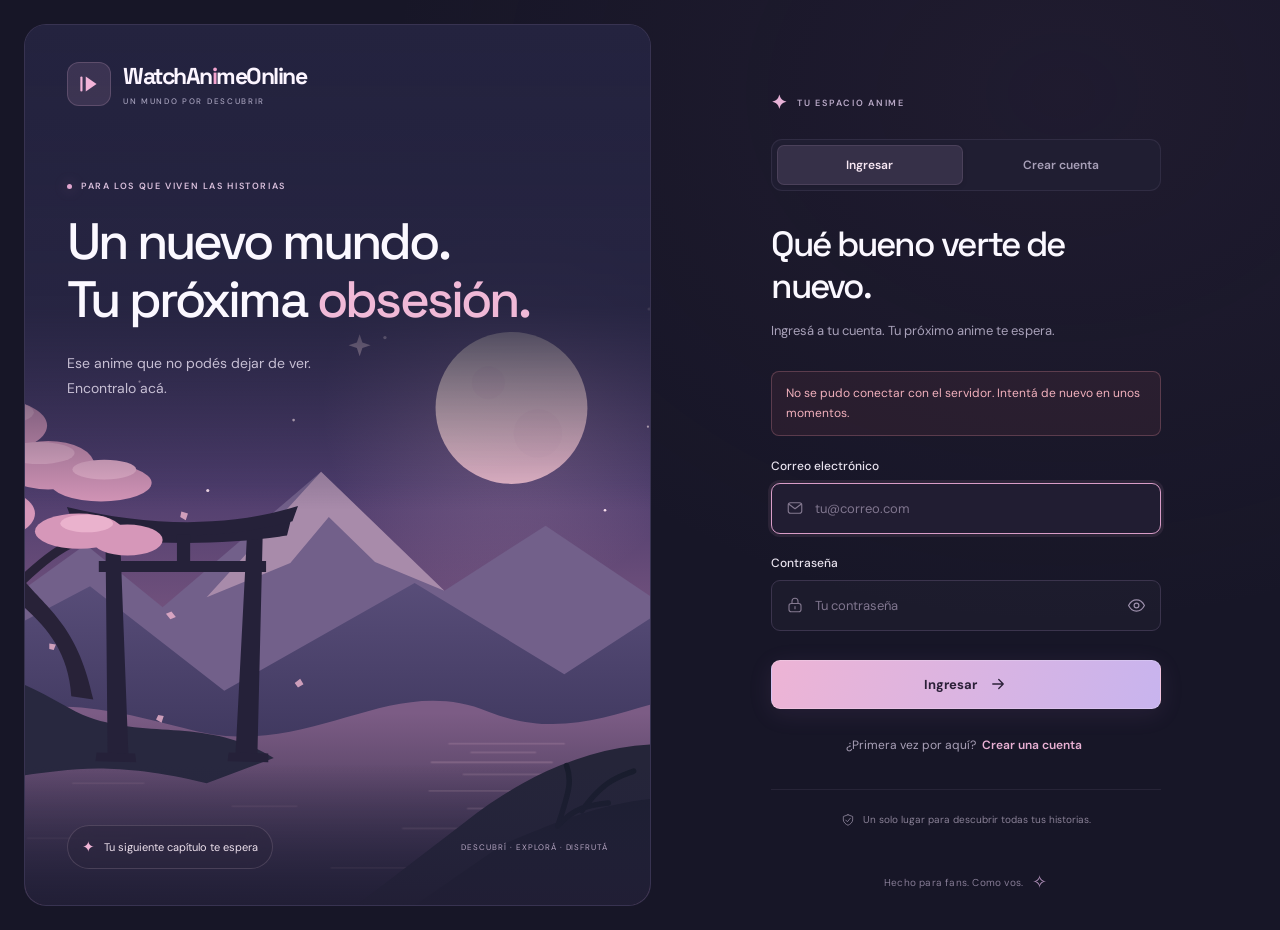
<file: FrontEnd/index.html>
<!doctype html>
<html lang="es">
<head>
  <meta charset="UTF-8">
  <meta name="viewport" content="width=device-width, initial-scale=1">
  <title>Anime Atlas | Streaming discovery</title>
  <link rel="preconnect" href="https://fonts.googleapis.com">
  <link rel="preconnect" href="https://fonts.gstatic.com" crossorigin>
  <link href="https://fonts.googleapis.com/css2?family=DM+Sans:wght@400;500;600;700&family=Space+Grotesk:wght@500;600;700&display=swap" rel="stylesheet">
  <link rel="stylesheet" href="assets/css/styles.css">
  <link rel="stylesheet" href="assets/css/auth.css">
  <script src="assets/js/auth.js" defer></script>
  <script src="assets/js/app.js" defer></script>
</head>
<body>
  <main class="auth-view" id="authView" aria-label="Acceso a WatchAnimeOnline">
    <section class="auth-story" aria-labelledby="storyTitle">
      <a class="auth-brand" href="#" aria-label="WatchAnimeOnline, inicio">
        <span class="auth-brand-mark" aria-hidden="true"><svg viewBox="0 0 24 24" fill="none"><path d="m9 5 10 7-10 7V5Z" fill="currentColor"/><path d="M5 6v12" stroke="currentColor" stroke-width="2" stroke-linecap="round"/></svg></span>
        <span>WatchAn<span class="auth-brand-accent">i</span>meOnline<span class="auth-brand-caption">UN MUNDO POR DESCUBRIR</span></span>
      </a>
      <div class="auth-story-copy">
        <p class="auth-eyebrow"><span></span> PARA LOS QUE VIVEN LAS HISTORIAS</p>
        <h1 id="storyTitle">Un nuevo mundo.<br>Tu próxima <em>obsesión.</em></h1>
        <p>Ese anime que no podés dejar de ver.<br>Encontralo acá.</p>
      </div>
      <svg class="auth-landscape" viewBox="0 0 720 800" preserveAspectRatio="xMidYMid slice" fill="none" xmlns="http://www.w3.org/2000/svg" aria-hidden="true">
        <defs>
          <linearGradient id="authSky" x1="360" y1="0" x2="360" y2="800" gradientUnits="userSpaceOnUse"><stop stop-color="#24233f"/><stop offset=".52" stop-color="#4e3d6d"/><stop offset="1" stop-color="#c17fa1"/></linearGradient>
          <linearGradient id="authMountain" x1="410" y1="430" x2="410" y2="740" gradientUnits="userSpaceOnUse"><stop stop-color="#655886"/><stop offset="1" stop-color="#312c50"/></linearGradient>
          <linearGradient id="authWater" x1="360" y1="625" x2="360" y2="800" gradientUnits="userSpaceOnUse"><stop stop-color="#7c5c85"/><stop offset="1" stop-color="#29263f"/></linearGradient>
          <linearGradient id="authMoon" x1="520" y1="235" x2="550" y2="395" gradientUnits="userSpaceOnUse"><stop stop-color="#fff4df"/><stop offset="1" stop-color="#eebdcf"/></linearGradient>
          <radialGradient id="authMoonGlow"><stop stop-color="#e8b6d2" stop-opacity=".27"/><stop offset="1" stop-color="#e8b6d2" stop-opacity="0"/></radialGradient>
          <linearGradient id="authArtShade" x1="0" y1="0" x2="0" y2="800" gradientUnits="userSpaceOnUse"><stop stop-color="#24233f"/><stop offset=".32" stop-color="#24233f" stop-opacity=".9"/><stop offset=".55" stop-color="#24233f" stop-opacity="0"/><stop offset=".84" stop-color="#24233f" stop-opacity="0"/><stop offset="1" stop-color="#211e35" stop-opacity=".9"/></linearGradient>
        </defs>
        <path fill="url(#authSky)" d="M0 0h720v800H0z"/>
        <circle cx="518" cy="348" r="172" fill="url(#authMoonGlow)"/>
        <circle cx="518" cy="348" r="69" fill="url(#authMoon)"/>
        <circle cx="497" cy="325" r="15" fill="#dba9c3" opacity=".15"/>
        <circle cx="542" cy="371" r="22" fill="#dba9c3" opacity=".18"/>
        <g fill="#f9dfed"><circle cx="94" cy="384" r="1.4"/><circle cx="320" cy="359" r="1.2"/><circle cx="403" cy="284" r="1.5"/><circle cx="643" cy="258" r="1.4"/><circle cx="603" cy="441" r="1.2"/><circle cx="242" cy="423" r="1.4"/><circle cx="180" cy="324" r="1"/><circle cx="642" cy="365" r="1"/></g>
        <path d="m380 281 2.5 7.5 7.5 2.5-7.5 2.5-2.5 7.5-2.5-7.5-7.5-2.5 7.5-2.5 2.5-7.5Z" fill="#f7d5e4"/>
        <path d="M0 567 131 472l70 57 144-123 112 108 92-59 171 115v163H0V567Z" fill="#72608a"/>
        <path d="m241 520 104-114 112 108-63-26-42-41-35 42-76 31Z" fill="#d6afc5" opacity=".55"/>
        <path d="m0 581 135-71 122 95 173-98 136 83 154-100v256H0V581Z" fill="url(#authMountain)"/>
        <path d="M0 637c101-31 149-16 229 4 108 27 177-54 268-17 90 35 147-23 223-17v193H0V637Z" fill="url(#authWater)"/>
        <g stroke="#ecc2cf" stroke-linecap="round" opacity=".3"><path d="M461 653h105M481 661h59M445 670h110M474 681h98M443 696h103M478 712h68M419 730h133M469 747h106M354 766h122"/><path d="M65 674h125M119 689h65M264 710h59M78 739h94" opacity=".6"/></g>
        <path d="M0 588c58-11 105 31 134 41 56 20 107 0 168 37l-61 23c-93-22-129-11-168-7L0 703V588Z" fill="#28283f"/>
        <path d="M720 662c-90-25-175 7-245 63l-98 75h343V662Z" fill="#252539"/>
        <path d="M720 704c-98-12-158 20-209 40l-81 56h290v-96Z" fill="#1c1e30"/>
        <g fill="#252139">
          <path d="m149 459 13-3 8 210-19-3-2-204ZM278 457l14 3-5 208-20-1 11-210Z"/>
          <path d="M119 449c57 11 136 12 199-1l-4 16c-59 9-131 9-190-1l-5-14Z"/>
          <path d="M114 438c75 18 148 19 210-1l-5 14c-64 18-136 16-200 0l-5-13Z"/>
          <path d="M143 487h152v10H143zM214 463h12v30h-12z"/>
          <path d="m141 661 35 1 1 8-37-1 1-8Zm120 0 36 1v8l-37-1 1-8Z"/>
        </g>
        <path d="M0 339c49 40 37 112 60 146 28 43 62 51 78 128l-20-3c-3-48-31-71-57-93C11 474 32 415 0 390v-51Z" fill="#282238"/>
        <path d="M32 427c31-20 79-30 140-7M62 498c-17-36-47-51-62-49m69 60c46-45 61-45 98-45" stroke="#282238" stroke-width="8"/>
        <g fill="#d697b9"><ellipse cx="14" cy="341" rx="43" ry="21"/><ellipse cx="47" cy="364" rx="49" ry="24"/><ellipse cx="19" cy="394" rx="58" ry="23"/><ellipse cx="97" cy="400" rx="42" ry="22"/><ellipse cx="145" cy="416" rx="46" ry="17"/><ellipse cx="38" cy="444" rx="47" ry="24"/><ellipse cx="125" cy="460" rx="40" ry="16"/><ellipse cx="169" cy="468" rx="32" ry="14"/></g>
        <g fill="#eab2cd"><ellipse cx="23" cy="330" rx="29" ry="12"/><ellipse cx="57" cy="352" rx="27" ry="10"/><ellipse cx="89" cy="389" rx="32" ry="10"/><ellipse cx="148" cy="404" rx="29" ry="9"/><ellipse cx="13" cy="431" rx="33" ry="12"/><ellipse cx="132" cy="453" rx="24" ry="8"/></g>
        <g fill="#efb6cf" opacity=".8"><path d="m218 442 6 2-2 6-5-3 1-5Zm-14 93 5-2 4 5-5 2-4-5Zm-106 27 6 1-2 5-4-1v-5Zm223 36 5-4 3 5-5 3-3-4Zm-124 29 5 1-2 6-5-3 2-4Z"/></g>
        <path d="M560 728c15-17 28-19 46-21m-46 21c11-33 13-42 8-55m14 41c20-28 34-31 47-36M663 716c-3-32 6-55 19-70m-14 52c14-17 29-21 41-20" stroke="#181c2c" stroke-width="5" stroke-linecap="round"/>
        <path fill="url(#authArtShade)" d="M0 0h720v800H0z"/>
      </svg>
      <div class="auth-story-footer"><span class="auth-story-tag"><span aria-hidden="true">✦</span> Tu siguiente capítulo te espera</span><span class="auth-art-caption">DESCUBRÍ · EXPLORÁ · DISFRUTÁ</span></div>
    </section>

    <section class="auth-access" aria-labelledby="authTitle">
      <div class="auth-form-wrap">
        <div class="auth-welcome"><span aria-hidden="true">✦</span> TU ESPACIO ANIME</div>
        <div class="auth-mode" role="group" aria-label="Elegir cómo acceder">
          <button class="is-active" type="button" id="loginTab" aria-pressed="true">Ingresar</button>
          <button type="button" id="registerTab" aria-pressed="false">Crear cuenta</button>
        </div>
        <h2 id="authTitle">Qué bueno verte.</h2>
        <p class="auth-subtitle" id="authSubtitle">Ingresá a tu cuenta y encontrá tu próxima historia favorita.</p>
        <noscript><p class="auth-message">Activá JavaScript en tu navegador para crear tu cuenta e ingresar.</p></noscript>
        <form id="authForm" class="auth-form" method="post">
          <div class="auth-message" id="authMessage" role="status" aria-live="polite" hidden></div>
          <fieldset id="authFields">
            <div class="auth-field" id="nameField" hidden>
              <label for="authName">Tu nombre</label>
              <div class="auth-input-wrap"><svg viewBox="0 0 24 24" fill="none" aria-hidden="true"><circle cx="12" cy="8" r="3.5"/><path d="M5 20v-2a7 7 0 0 1 14 0v2"/></svg><input id="authName" name="nombre" placeholder="¿Cómo te llamás?" maxlength="100" autocomplete="name" disabled></div>
            </div>
            <div class="auth-field">
              <label for="authEmail">Correo electrónico</label>
              <div class="auth-input-wrap"><svg viewBox="0 0 24 24" fill="none" aria-hidden="true"><rect x="3" y="5" width="18" height="14" rx="3"/><path d="m4 7 8 6 8-6"/></svg><input id="authEmail" name="email" type="email" placeholder="tu@correo.com" required maxlength="255" autocomplete="username" autocapitalize="none" spellcheck="false"></div>
            </div>
            <div class="auth-field">
              <label for="authPassword">Contraseña</label>
              <div class="auth-input-wrap"><svg viewBox="0 0 24 24" fill="none" aria-hidden="true"><rect x="4" y="10" width="16" height="11" rx="3"/><path d="M8 10V7a4 4 0 0 1 8 0v3M12 14v3"/></svg><input id="authPassword" name="password" type="password" placeholder="Tu contraseña" required maxlength="128" autocomplete="current-password" aria-describedby="passwordHint"><button class="auth-password-toggle" id="togglePassword" type="button" aria-label="Mostrar contraseña" aria-pressed="false"><svg viewBox="0 0 24 24" fill="none" aria-hidden="true"><path d="M2 12s3.6-7 10-7 10 7 10 7-3.6 7-10 7S2 12 2 12Z"/><circle cx="12" cy="12" r="3"/></svg></button></div>
              <p class="auth-field-hint" id="passwordHint" hidden>Usá al menos 8 caracteres.</p>
            </div>
            <div class="auth-field" id="confirmField" hidden>
              <label for="authConfirmPassword">Confirmá tu contraseña</label>
              <div class="auth-input-wrap"><svg viewBox="0 0 24 24" fill="none" aria-hidden="true"><rect x="4" y="10" width="16" height="11" rx="3"/><path d="M8 10V7a4 4 0 0 1 8 0v3m-7 6 2 2 4-4"/></svg><input id="authConfirmPassword" name="password_confirmation" type="password" placeholder="Repetí tu contraseña" maxlength="128" autocomplete="new-password" disabled></div>
            </div>
            <button class="auth-submit" type="submit" id="authSubmit"><span id="authSubmitLabel">Ingresar</span><svg viewBox="0 0 24 24" fill="none" aria-hidden="true"><path d="M5 12h14m-6-6 6 6-6 6"/></svg></button>
          </fieldset>
        </form>
        <p class="auth-switch"><span id="authSwitchPrompt">¿Todavía no tenés cuenta?</span> <button id="authSwitch" type="button">Creá una gratis</button></p>
        <div class="auth-footnote"><svg viewBox="0 0 24 24" fill="none" aria-hidden="true"><path d="m12 3 8 3v6c0 4-5 8-8 9-3-1-8-5-8-9V6l8-3Z"/><path d="m8 12 3 3 5-6"/></svg><span>Un solo lugar para descubrir todas tus historias.</span></div>
      </div>
      <p class="auth-access-footer">Hecho para fans. Como vos. <span aria-hidden="true">✧</span></p>
    </section>
  </main>
  <div class="page" id="appPage" hidden inert>
    <header class="topbar">
      <div class="brand">WatchAn<span>i</span>meOnline</div>
      <form class="search" id="searchForm">
        <input id="searchInput" placeholder="Buscar anime..." aria-label="Buscar anime">
        <button type="submit" aria-label="Buscar">⌕</button>
      </form>
      <div class="api-status"><span class="status-dot" id="apiStatusDot"></span><span id="apiStatus">Conectando API...</span></div>
      <div class="account-menu">
        <span class="account-avatar" id="userAvatar" aria-hidden="true">A</span>
        <span class="account-name" id="userName"></span>
        <button class="account-logout" id="logoutButton" type="button" aria-label="Cerrar sesión"><svg viewBox="0 0 24 24" fill="none" aria-hidden="true"><path d="M10 4H5a2 2 0 0 0-2 2v12a2 2 0 0 0 2 2h5m5-13 5 5-5 5m-7-5h12"/></svg><span>Salir</span></button>
      </div>
    </header>

    <section class="hero">
      <div class="hero-image" id="heroImage"></div>
      <div class="hero-content">
        <div class="hero-kicker">Presentación destacada</div>
        <h1 id="heroTitle">Cargando tu próxima historia</h1>
        <div class="hero-meta"><span id="heroYear">Anime Atlas</span><i></i><span id="heroType">Descubrí nuevas historias</span><i></i><b id="heroScore">★ 8.8</b></div>
        <p class="hero-copy" id="heroCopy">Descubrí títulos populares, novedades y recomendaciones conectadas con tu backend.</p>
        <div class="actions"><button class="watch" id="watchButton">▶ Ver ahora</button><button class="detail" id="heroDetail">Detalle ›</button></div>
      </div>
      <div class="slide-controls"><button id="previousSlide" aria-label="Anterior">‹</button><button id="nextSlide" aria-label="Siguiente">›</button></div>
    </section>
    <main class="content">
      <div class="section-heading"><h2>Trending</h2><span id="catalogStatus">Actualizado desde tu API</span></div>
      <div class="tabs"><button class="tab active" data-catalog="top">Tendencias</button><button class="tab" data-catalog="season">Temporada actual</button><button class="tab" data-catalog="search">Resultados</button></div>
      <div class="rail" id="animeRail"><div class="state">Cargando títulos...</div></div>
      <div class="lower-grid">
        <section class="info-panel recommendations-panel"><h3>Recomendado por la comunidad</h3><div class="recommend-controls"><label for="recommendLimit">Cantidad</label><select id="recommendLimit"><option value="5">5</option><option value="10" selected>10</option><option value="20">20</option><option value="30">30</option></select><button class="recommend-action" id="recommendForm" type="button">Generar recomendaciones</button></div><div class="result-list" id="recommendationResults"><span>Generá una lista basada en los gustos aprendidos.</span></div></section>
      </div>
    </main>
    <footer class="footer">Anime Atlas · Flask API · Jikan · SQL Server · Spark ALS</footer>
  </div>
  <div class="toast" id="toast" role="status"></div>
</body>
</html>
</file>
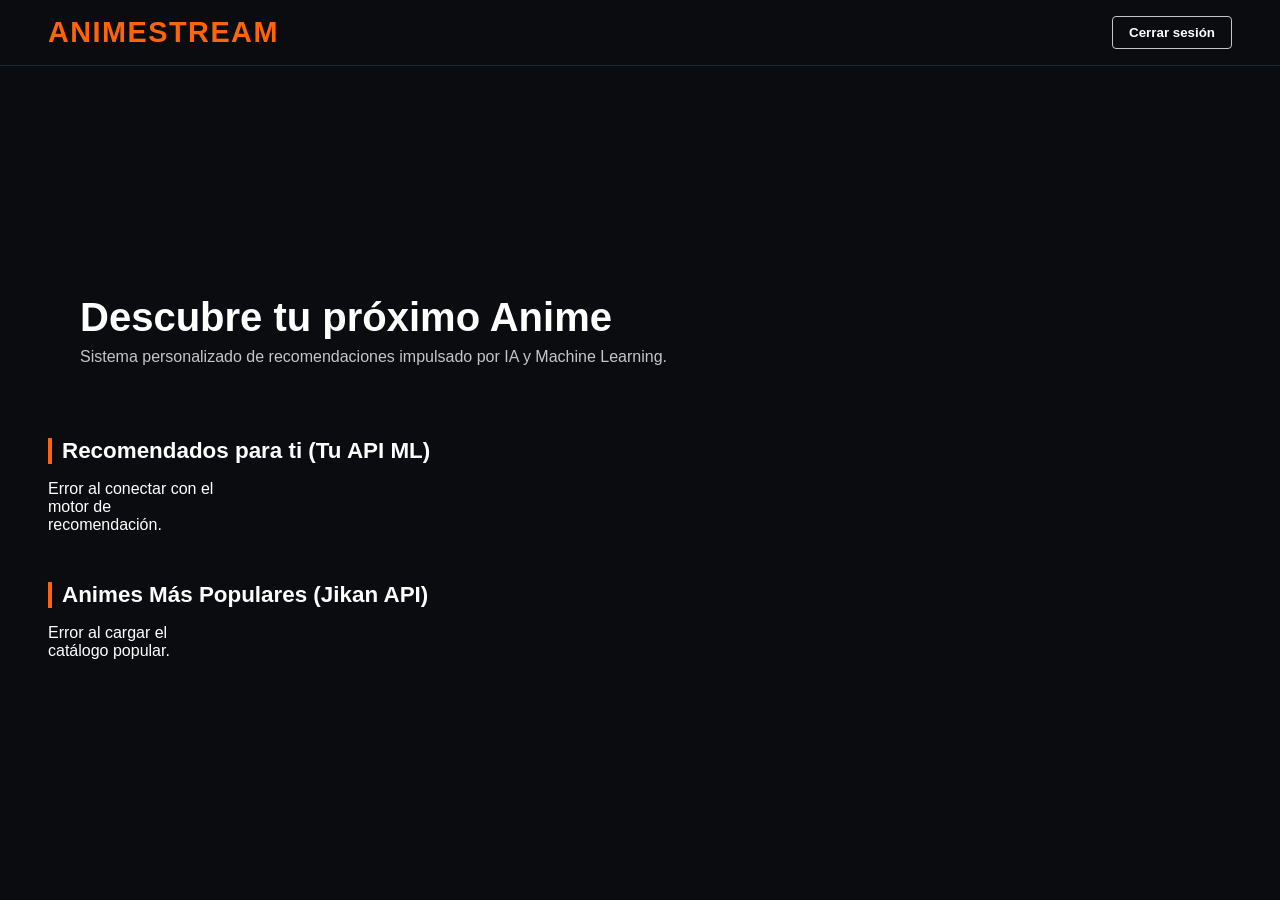
<file: FrontEnd/Home.html>
<!DOCTYPE html>
<html lang="es">
<head>
  <meta charset="UTF-8">
  <meta name="viewport" content="width=device-width, initial-scale=1.0">
  <title>AnimeStream - Tu Recomendador de Anime</title>
  <style>
    :root {
      --bg-color: #0b0c10;
      --card-bg: #1f2833;
      --accent: #ff640a; /* Naranja Crunchyroll */
      --text-main: #ffffff;
      --text-muted: #c5c6c7;
    }

    * {
      box-sizing: border-box;
      margin: 0;
      padding: 0;
      font-family: 'Segoe UI', Tahoma, Geneva, Verdana, sans-serif;
    }

    body {
      background-color: var(--bg-color);
      color: var(--text-main);
      padding-bottom: 50px;
    }

    /* Navbar estilo Streaming */
    header {
      background-color: rgba(11, 12, 16, 0.95);
      position: sticky;
      top: 0;
      z-index: 100;
      display: flex;
      justify-content: space-between;
      align-items: center;
      padding: 1rem 3rem;
      border-bottom: 1px solid #1f2833;
    }

    .logo {
      font-size: 1.8rem;
      font-weight: 800;
      color: var(--accent);
      text-transform: uppercase;
      letter-spacing: 1.5px;
    }

    .nav-user {
      display: flex;
      align-items: center;
      gap: 15px;
    }

    .btn {
      display: inline-block;
      padding: 8px 16px;
      border-radius: 4px;
      border: none;
      cursor: pointer;
      font-weight: 600;
      text-decoration: none;
      transition: background 0.2s;
    }

    .btn-login {
      background-color: transparent;
      color: var(--text-main);
      border: 1px solid var(--text-muted);
    }

    .btn-login:hover {
      background-color: rgba(255, 255, 255, 0.1);
    }

    .btn-register {
      background-color: var(--accent);
      color: white;
    }

    .btn-register:hover {
      background-color: #e05500;
    }

    /* Contenido principal */
    main {
      padding: 2rem 3rem;
    }

    /* Hero Banner */
    .hero {
      background: linear-gradient(180deg, rgba(11,12,16,0.2) 0%, rgba(11,12,16,1) 100%), 
                  url('https://images.alphacoders.com/605/605592.png') center/cover;
      height: 300px;
      border-radius: 12px;
      display: flex;
      flex-direction: column;
      justify-content: flex-end;
      padding: 2rem;
      margin-bottom: 2.5rem;
    }

    .hero h1 {
      font-size: 2.5rem;
      margin-bottom: 0.5rem;
    }

    .hero p {
      color: var(--text-muted);
      max-width: 600px;
    }

    /* Secciones de Carruseles / Grillas */
    .section-title {
      font-size: 1.4rem;
      margin-bottom: 1rem;
      border-left: 4px solid var(--accent);
      padding-left: 10px;
    }

    .anime-grid {
      display: grid;
      grid-template-columns: repeat(auto-fill, minmax(180px, 1fr));
      gap: 20px;
      margin-bottom: 3rem;
    }

    /* Tarjetas de Anime */
    .anime-card {
      background-color: var(--card-bg);
      border-radius: 8px;
      overflow: hidden;
      transition: transform 0.3s, box-shadow 0.3s;
      cursor: pointer;
      display: flex;
      flex-direction: column;
      position: relative;
    }

    .anime-card:hover {
      transform: translateY(-8px);
      box-shadow: 0 10px 20px rgba(0, 0, 0, 0.5);
    }

    .anime-card img {
      width: 100%;
      height: 260px;
      object-fit: cover;
    }

    .anime-info {
      padding: 12px;
      display: flex;
      flex-direction: column;
      flex-grow: 1;
    }

    .anime-title {
      font-size: 0.95rem;
      font-weight: 600;
      margin-bottom: 8px;
      white-space: nowrap;
      overflow: hidden;
      text-overflow: ellipsis;
    }

    .anime-meta {
      display: flex;
      justify-content: space-between;
      font-size: 0.8rem;
      color: var(--text-muted);
      margin-top: auto;
    }

    .rating-badge {
      background-color: rgba(255, 100, 10, 0.2);
      color: var(--accent);
      padding: 2px 6px;
      border-radius: 4px;
      font-weight: bold;
    }

    /* Spinner de Carga */
    .loader {
      grid-column: 1 / -1;
      text-align: center;
      padding: 40px;
      color: var(--text-muted);
    }
  </style>
</head>
<body>

  <header>
    <div class="logo">AnimeStream</div>
    <div class="nav-user">
      <button class="btn btn-login" id="logout-button" type="button">Cerrar sesión</button>
    </div>
  </header>

  <main>
    <div class="hero">
      <h1>Descubre tu próximo Anime</h1>
      <p>Sistema personalizado de recomendaciones impulsado por IA y Machine Learning.</p>
    </div>

    <!-- Sección de Recomendaciones Personalizadas (Tu API) -->
    <h2 class="section-title">Recomendados para ti (Tu API ML)</h2>
    <div class="anime-grid" id="recommendations-grid">
      <div class="loader">Cargando recomendaciones personalizadas...</div>
    </div>

    <!-- Sección de Tendencias (Datos de Jikan / MyAnimeList) -->
    <h2 class="section-title">Animes Más Populares (Jikan API)</h2>
    <div class="anime-grid" id="popular-grid">
      <div class="loader">Cargando catálogo...</div>
    </div>
  </main>

  <script>
    // 1. Cargar Animes Populares desde Jikan API (Prueba de Portadas)
    async function fetchPopularAnime() {
      const container = document.getElementById('popular-grid');
      try {
        const response = await fetch('https://api.jikan.moe/v4/top/anime?limit=12');
        const result = await response.json();
        
        container.innerHTML = ''; // Limpiar loader

        result.data.forEach(anime => {
          const card = createAnimeCard({
            title: anime.title,
            image: anime.images.jpg.image_url,
            score: anime.score || 'N/A',
            episodes: anime.episodes ? `${anime.episodes} eps` : 'En emisión'
          });
          container.appendChild(card);
        });
      } catch (error) {
        console.error('Error al consultar Jikan API:', error);
        container.innerHTML = '<p>Error al cargar el catálogo popular.</p>';
      }
    }

    // 2. Simulación de respuesta de TU Sistema Recomendador
    // (En el futuro, esto hará fetch a tu API en Docker: http://localhost:5000/api/recommend/USER_ID)
    async function fetchMyRecommendations() {
      const container = document.getElementById('recommendations-grid');
      
      // Simulamos que la API nos devuelve una lista de IDs (ejemplo: 1, 20, 11061, 9253, 5114)
      const mockRecommendedIds = [1, 20, 11061, 9253, 5114, 1535, 30276, 21];

      try {
        container.innerHTML = '';

        // Obtenemos los detalles de la API de Jikan usando los IDs recomendados
        for (const id of mockRecommendedIds.slice(0, 6)) {
          const response = await fetch(`https://api.jikan.moe/v4/anime/${id}`);
          const result = await response.json();
          const anime = result.data;

          if (anime) {
            const card = createAnimeCard({
              title: anime.title,
              image: anime.images.jpg.image_url,
              score: anime.score || 'N/A',
              episodes: anime.episodes ? `${anime.episodes} eps` : 'Serie'
            });
            container.appendChild(card);
          }
          // Pequeña pausa para no saturar el Rate Limit de la API pública de Jikan
          await new Promise(r => setTimeout(r, 300));
        }
      } catch (error) {
        console.error('Error al cargar recomendaciones:', error);
        container.innerHTML = '<p>Error al conectar con el motor de recomendación.</p>';
      }
    }

    // Helper para construir la tarjeta HTML
    function createAnimeCard(data) {
      const card = document.createElement('div');
      card.className = 'anime-card';
      card.innerHTML = `
        <img src="${data.image}" alt="${data.title}" loading="lazy">
        <div class="anime-info">
          <div class="anime-title" title="${data.title}">${data.title}</div>
          <div class="anime-meta">
            <span>${data.episodes}</span>
            <span class="rating-badge">★ ${data.score}</span>
          </div>
        </div>
      `;
      return card;
    }

    // Inicializar llamadas al cargar la página
    document.addEventListener('DOMContentLoaded', () => {
      fetchPopularAnime();
      fetchMyRecommendations();

      document.getElementById('logout-button').addEventListener('click', () => {
        sessionStorage.removeItem('animeStreamPendingUser');
        localStorage.removeItem('animeStreamToken');
        window.location.href = 'Login.html';
      });
    });
  </script>
</body>
</html>
</file>
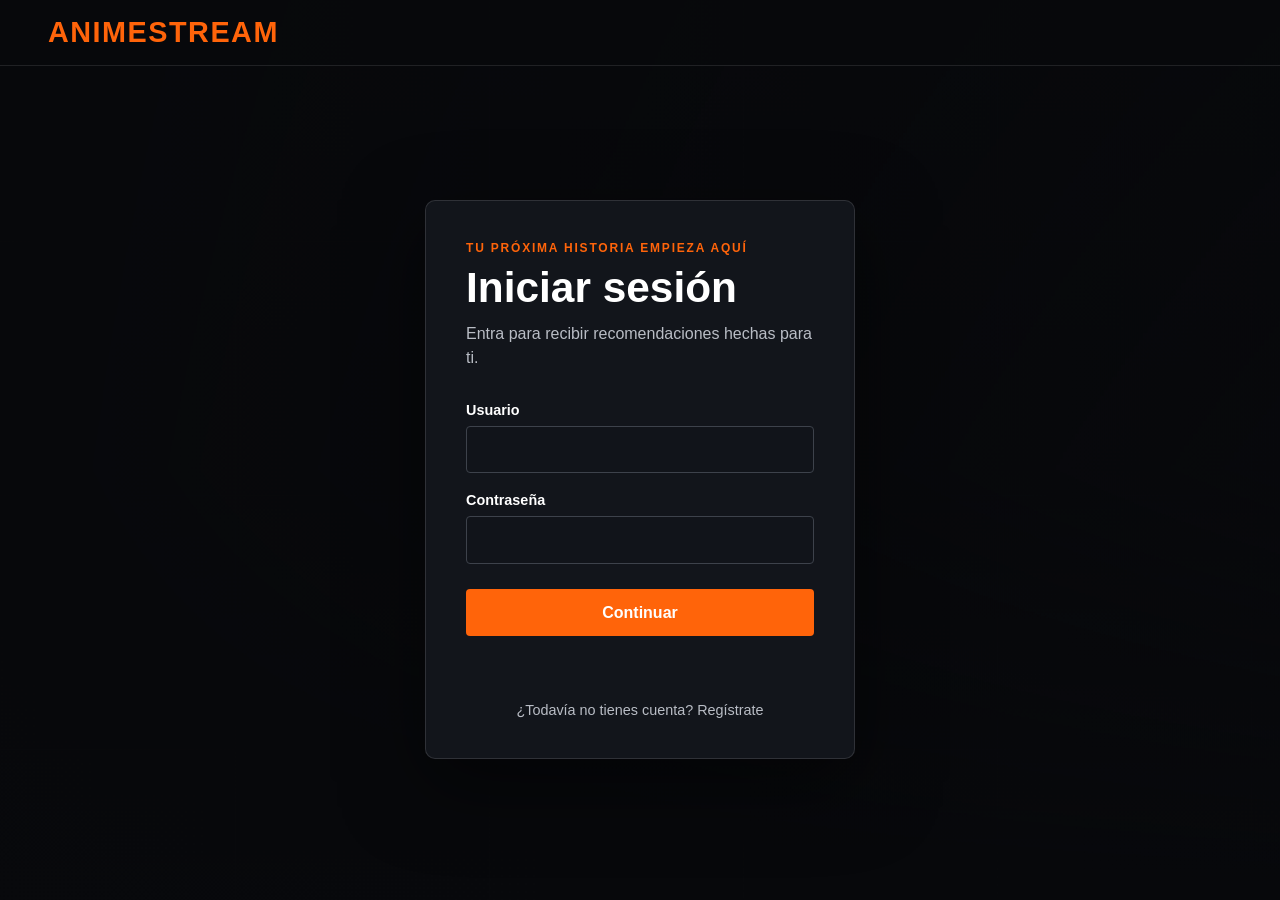
<file: FrontEnd/Login.html>
<!DOCTYPE html>
<html lang="es">
<head>
  <meta charset="UTF-8">
  <meta name="viewport" content="width=device-width, initial-scale=1.0">
  <title>Iniciar sesión | AnimeStream</title>
  <style>
    :root {
      --bg: #08090c;
      --panel: rgba(20, 23, 29, 0.94);
      --panel-border: rgba(255, 255, 255, 0.12);
      --accent: #ff640a;
      --accent-hover: #ff7d32;
      --text: #ffffff;
      --muted: #b9bdc5;
      --danger: #ff9d84;
    }

    * {
      box-sizing: border-box;
      margin: 0;
      padding: 0;
      font-family: 'Segoe UI', Tahoma, Geneva, Verdana, sans-serif;
    }

    body {
      min-height: 100vh;
      color: var(--text);
      background: var(--bg);
      overflow-x: hidden;
    }

    .backdrop {
      position: fixed;
      inset: 0;
      z-index: -2;
      background-position: center;
      background-size: cover;
      filter: saturate(0.9);
      transform: scale(1.03);
      transition: background-image 0.5s ease;
    }

    .backdrop::after {
      content: '';
      position: absolute;
      inset: 0;
      background:
        linear-gradient(90deg, rgba(8, 9, 12, 0.96) 0%, rgba(8, 9, 12, 0.73) 48%, rgba(8, 9, 12, 0.38) 100%),
        linear-gradient(0deg, rgba(8, 9, 12, 0.98) 0%, transparent 48%, rgba(8, 9, 12, 0.3) 100%);
    }

    header {
      display: flex;
      align-items: center;
      justify-content: space-between;
      padding: 1rem 3rem;
      border-bottom: 1px solid rgba(255, 255, 255, 0.1);
      background: rgba(8, 9, 12, 0.78);
    }

    .logo {
      color: var(--accent);
      font-size: 1.8rem;
      font-weight: 800;
      letter-spacing: 1.5px;
      text-decoration: none;
      text-transform: uppercase;
    }

    .back-link {
      color: var(--muted);
      font-size: 0.92rem;
      text-decoration: none;
    }

    .back-link:hover,
    .back-link:focus-visible {
      color: var(--text);
    }

    main {
      display: grid;
      min-height: calc(100vh - 73px);
      place-items: center;
      padding: 3rem 1.5rem;
    }

    .login-panel {
      width: min(100%, 430px);
      padding: 2.5rem;
      border: 1px solid var(--panel-border);
      border-radius: 10px;
      background: var(--panel);
      box-shadow: 0 24px 80px rgba(0, 0, 0, 0.5);
      backdrop-filter: blur(10px);
      animation: panel-in 0.55s ease both;
    }

    .eyebrow {
      margin-bottom: 0.65rem;
      color: var(--accent);
      font-size: 0.75rem;
      font-weight: 700;
      letter-spacing: 1.8px;
      text-transform: uppercase;
    }

    h1 {
      margin-bottom: 0.65rem;
      font-size: clamp(2rem, 5vw, 2.65rem);
      line-height: 1.1;
    }

    .intro {
      margin-bottom: 2rem;
      color: var(--muted);
      line-height: 1.5;
    }

    .field {
      display: block;
      margin-bottom: 1.2rem;
    }

    .field label {
      display: block;
      margin-bottom: 0.5rem;
      color: var(--text);
      font-size: 0.9rem;
      font-weight: 600;
    }

    .field input {
      width: 100%;
      padding: 0.85rem 0.95rem;
      border: 1px solid #3d424b;
      border-radius: 4px;
      outline: none;
      background: #11141a;
      color: var(--text);
      font-size: 1rem;
      transition: border-color 0.2s, box-shadow 0.2s;
    }

    .field input:focus {
      border-color: var(--accent);
      box-shadow: 0 0 0 3px rgba(255, 100, 10, 0.18);
    }

    .submit-button {
      width: 100%;
      margin-top: 0.4rem;
      padding: 0.9rem 1rem;
      border: 0;
      border-radius: 4px;
      background: var(--accent);
      color: var(--text);
      cursor: pointer;
      font-size: 1rem;
      font-weight: 700;
      transition: background 0.2s, transform 0.2s;
    }

    .submit-button:hover,
    .submit-button:focus-visible {
      background: var(--accent-hover);
      transform: translateY(-1px);
    }

    .submit-button:disabled {
      cursor: wait;
      opacity: 0.7;
      transform: none;
    }

    .message {
      min-height: 1.35rem;
      margin-top: 1rem;
      color: var(--danger);
      font-size: 0.9rem;
      line-height: 1.4;
    }

    .register-copy {
      margin-top: 1.8rem;
      color: var(--muted);
      font-size: 0.9rem;
      text-align: center;
    }

    .register-copy a {
      color: var(--accent);
      text-decoration: none;
    }

    .register-copy a:hover,
    .register-copy a:focus-visible {
      text-decoration: underline;
    }

    @keyframes panel-in {
      from {
        opacity: 0;
        transform: translateY(16px);
      }
      to {
        opacity: 1;
        transform: translateY(0);
      }
    }

    @media (max-width: 600px) {
      header {
        padding: 1rem 1.25rem;
      }

      .logo {
        font-size: 1.4rem;
      }

      .back-link {
        font-size: 0.82rem;
      }

      .login-panel {
        padding: 2rem 1.4rem;
      }
    }
  </style>
</head>
<body>
  <div class="backdrop" id="backdrop" aria-hidden="true"></div>

  <header>
    <div class="logo">AnimeStream</div>
  </header>

  <main>
    <section class="login-panel" aria-labelledby="login-title">
      <p class="eyebrow">Tu próxima historia empieza aquí</p>
      <h1 id="login-title">Iniciar sesión</h1>
      <p class="intro">Entra para recibir recomendaciones hechas para ti.</p>

      <form id="login-form" novalidate>
        <div class="field">
          <label for="username">Usuario</label>
          <input id="username" name="username" type="text" autocomplete="username" required>
        </div>

        <div class="field">
          <label for="password">Contraseña</label>
          <input id="password" name="password" type="password" autocomplete="current-password" required>
        </div>

        <button class="submit-button" id="submit-button" type="submit">Continuar</button>
        <p class="message" id="message" role="alert" aria-live="polite"></p>
      </form>

      <p class="register-copy">¿Todavía no tienes cuenta? Regístrate</p>
    </section>
  </main>

  <script>
    const form = document.getElementById('login-form');
    const message = document.getElementById('message');
    const submitButton = document.getElementById('submit-button');
    const backdrop = document.getElementById('backdrop');

    // El fondo se obtiene de Jikan sin bloquear el formulario si la API no responde.
    async function loadAnimeBackdrop() {
      try {
        const response = await fetch('https://api.jikan.moe/v4/top/anime?limit=1');
        if (!response.ok) return;

        const result = await response.json();
        const image = result.data?.[0]?.images?.jpg?.large_image_url;
        if (image) backdrop.style.backgroundImage = `url("${image}")`;
      } catch (error) {
        console.warn('No se pudo cargar el fondo de anime:', error);
      }
    }

    form.addEventListener('submit', async (event) => {
      event.preventDefault();
      message.textContent = '';

      const username = document.getElementById('username').value.trim();
      const password = document.getElementById('password').value;

      if (!username) {
        message.textContent = 'Escribe tu usuario.';
        return;
      }

      if (!password) {
        message.textContent = 'Escribe una contraseña para continuar.';
        return;
      }

      submitButton.disabled = true;
      submitButton.textContent = 'Continuando...';

      try {
        const response = await fetch('http://localhost:5001/api/users/check', {
          method: 'POST',
          headers: {
            'Content-Type': 'application/json'
          },
          body: JSON.stringify({ username })
        });

        const user = await response.json().catch(() => ({}));

        if (!response.ok) {
          message.textContent = user.error || 'El usuario no existe.';
          return;
        }

        sessionStorage.setItem('animeStreamPendingUser', user.username);
        sessionStorage.setItem('animeStreamUserId', String(user.user_id));
        sessionStorage.setItem('animeStreamMeanScore', String(user.stats_mean_score));
        window.location.href = 'Home.html';
      } catch (error) {
        message.textContent = 'No se pudo conectar con la base de datos.';
      } finally {
        submitButton.disabled = false;
        submitButton.textContent = 'Continuar';
      }
    });

    loadAnimeBackdrop();
  </script>
</body>
</html>
</file>
<file: FrontEnd/assets/css/styles.css>
@import url('https://fonts.googleapis.com/css2?family=DM+Sans:wght@400;500;600;700&family=Space+Grotesk:wght@500;600;700&display=swap');
.topbar{gap:26px}
.api-status{align-items:center;color:var(--muted);display:flex;font-size:12px;gap:8px;margin-left:auto}
.status-dot{background:#e2ad50;border-radius:50%;height:8px;width:8px}
.status-dot.online{background:#76d69a}.status-dot.offline{background:#ef887b}
.service-strip{border-bottom:1px solid var(--line);border-top:1px solid var(--line);color:var(--muted);display:flex;font-size:11px;gap:28px;justify-content:center;letter-spacing:.08em;padding:13px;text-transform:uppercase}
.service-strip span:before{color:var(--pink);content:'•';margin-right:7px}
.result-list{border-top:1px solid var(--line);color:var(--muted);font-size:12px;margin-top:18px;padding-top:14px}
.result-item{align-items:center;border-bottom:1px solid var(--line);display:flex;gap:10px;justify-content:space-between;padding:8px 0}
.result-item strong{color:var(--text)}.result-link{color:var(--pink)}
.result-item small{color:var(--muted);margin-right:auto}
.recommendation-summary{color:var(--pink);font-weight:700;margin-bottom:8px}
.recommendations-panel{grid-column:1/-1;min-width:0}
.recommend-action{background:var(--pink);border:0;border-radius:4px;color:#342137;font-weight:700;margin-top:18px;padding:11px 16px}
.recommend-action:hover{background:#ffd0e8}
.recommend-controls{align-items:center;display:flex;flex-wrap:wrap;gap:10px;margin-top:18px}.recommend-controls label{color:var(--muted);font-size:12px}.recommend-controls select{background:#171627;border:1px solid var(--line);border-radius:4px;color:var(--text);padding:10px}.recommend-controls .recommend-action{margin-top:0}
.image-missing{align-items:center;color:var(--muted);display:flex;font-size:12px;justify-content:center;text-align:center}
.api-note{align-items:center;border-top:1px solid var(--line);color:var(--muted);display:flex;font-size:12px;gap:8px;margin-top:20px;padding-top:15px}
.ad{display:none}
@media(max-width:1050px){.search{margin-left:auto}}
@media(max-width:620px){.search{width:58vw}.service-strip{gap:10px;justify-content:flex-start;overflow:auto;white-space:nowrap}}
:root{--bg:#171627;--surface:#2a2944;--pink:#f4a4cf;--pink-strong:#f07ebc;--text:#fbf8ff;--muted:#aaa8c0;--line:rgba(255,255,255,.1);--shadow:0 20px 70px rgba(4,3,17,.4)}
*{box-sizing:border-box}html{scroll-behavior:smooth}body{background:var(--bg);color:var(--text);font-family:'DM Sans',sans-serif;margin:0}button,input{font:inherit}button{cursor:pointer}.page{background:radial-gradient(circle at 80% -20%,#4e4164 0,transparent 30%),var(--bg);min-height:100vh;overflow:hidden}.topbar{align-items:center;background:rgba(23,22,39,.96);border-bottom:1px solid var(--line);display:flex;gap:20px;height:68px;padding:0 clamp(18px,4vw,44px);position:sticky;top:0;z-index:20}.menu{background:none;border:0;color:#fff;font-size:28px;line-height:1;padding:5px}.brand{align-items:center;display:flex;font-family:'Space Grotesk',sans-serif;font-size:26px;font-weight:700;letter-spacing:-.08em;min-width:max-content}.brand span{color:var(--pink)}.search{align-items:center;background:#fff;border-radius:4px;display:flex;height:43px;margin-left:16px;max-width:380px;min-width:210px;padding:0 6px 0 13px;width:30vw}.search input{background:transparent;border:0;color:#1c1a2a;min-width:0;outline:0;width:100%}.search button{background:none;border:0;color:#161522;font-size:21px}.filter{background:#11101d!important;border-radius:3px;color:#fff!important;font-size:12px!important;font-weight:700;padding:8px 9px}.socials{display:flex;gap:9px;margin-left:auto}.social{align-items:center;border:0;border-radius:50%;color:#fff;display:flex;font-size:12px;font-weight:700;height:38px;justify-content:center;width:38px}.discord{background:#6279dc}.telegram{background:#2b9dd6}.reddit{background:#ec513c}.twitter{background:#319de0}.links{align-items:center;display:flex;gap:25px;margin-left:20px}.links button{background:none;border:0;color:#e7e3ee;font-size:14px;white-space:nowrap}.links button:hover{color:var(--pink)}.links span{color:var(--pink);display:block;font-size:19px;line-height:18px;text-align:center}.login{background:var(--pink);border:0;border-radius:6px;color:#2e1d32;font-weight:700;margin-left:8px;padding:12px 20px}.login:hover{background:#ffd0e8}.hero{min-height:440px;position:relative}.hero-image{background-position:center;background-size:cover;inset:0;position:absolute;transition:background-image .35s}.hero-image:after{background:linear-gradient(90deg,#171627 0%,rgba(23,22,39,.86) 22%,rgba(23,22,39,.23) 75%),linear-gradient(0deg,var(--bg) 0%,transparent 32%);content:'';inset:0;position:absolute}.hero-content{max-width:620px;padding:82px clamp(24px,8vw,104px) 62px;position:relative;z-index:1}.hero-kicker{color:var(--pink);font-size:13px;font-weight:700;letter-spacing:.16em;text-transform:uppercase}.hero h1{font-family:'Space Grotesk',sans-serif;font-size:clamp(36px,5vw,64px);letter-spacing:-.08em;line-height:.98;margin:16px 0 17px}.hero-meta{align-items:center;color:#dfdce7;display:flex;flex-wrap:wrap;font-size:14px;gap:13px}.hero-meta b{color:#f1ca63}.hero-meta i{background:#c0bdca;border-radius:50%;height:4px;width:4px}.hero-copy{color:#c2bfd1;font-size:15px;line-height:1.55;margin:18px 0 26px;max-width:540px}.actions{display:flex;gap:12px}.watch,.detail{border:0;border-radius:22px;font-weight:700;padding:12px 22px}.watch{background:var(--pink);color:#352033}.detail{background:rgba(255,255,255,.12);color:#fff}.watch:hover{background:#ffd0e8}.detail:hover{background:rgba(255,255,255,.2)}.slide-controls{bottom:38px;display:flex;gap:7px;position:absolute;right:clamp(24px,4vw,58px);z-index:2}.slide-controls button{background:rgba(255,255,255,.14);border:0;color:#fff;font-size:24px;height:42px;width:42px}.slide-controls button:hover{background:var(--pink-strong)}.ad{align-items:center;background:#17152b;border-radius:10px;display:flex;height:142px;justify-content:center;margin:-4px auto 30px;max-width:900px;overflow:hidden;position:relative;width:calc(100% - 48px)}.ad:before,.ad:after{background:linear-gradient(135deg,#394a8e,#eda6cd);content:'';height:160px;opacity:.8;position:absolute;transform:rotate(14deg);width:110px}.ad:before{left:-18px}.ad:after{right:-18px;transform:rotate(-14deg)}.ad-copy{position:relative;text-align:center;z-index:1}.ad-copy strong{background:linear-gradient(90deg,#9a36ff,#ff2582);border-radius:22px;display:block;font-size:16px;padding:11px 26px}.ad-copy span{color:#85829b;display:block;font-size:11px;letter-spacing:.2em;margin-top:12px;text-transform:uppercase}.content{padding:0 clamp(18px,4vw,46px) 70px}.section-heading{align-items:center;display:flex;justify-content:space-between;margin:20px 0 18px}.section-heading h2{color:var(--pink);font-family:'Space Grotesk',sans-serif;font-size:25px;letter-spacing:-.05em;margin:0}.section-heading span{color:var(--muted);font-size:13px}.tabs{display:flex;gap:8px;margin-bottom:20px;overflow:auto}.tab{background:transparent;border:1px solid var(--line);border-radius:3px;color:var(--muted);padding:9px 15px;white-space:nowrap}.tab.active,.tab:hover{background:var(--pink);border-color:var(--pink);color:#342137}.rail{display:flex;gap:20px;overflow-x:auto;padding:3px 4px 18px;scrollbar-color:#55536e transparent;scrollbar-width:thin}.rail .card{flex:0 0 185px}.card{background:var(--surface);border-radius:3px;overflow:hidden;position:relative;transition:transform .22s,box-shadow .22s}.card:hover{box-shadow:var(--shadow);transform:translateY(-6px)}.poster{aspect-ratio:2/2.9;background:#34324d;display:block;object-fit:cover;width:100%}.card-body{padding:11px 12px 13px}.card-title{display:-webkit-box;font-size:14px;font-weight:600;line-height:1.25;min-height:35px;overflow:hidden;-webkit-box-orient:vertical;-webkit-line-clamp:2}.card-meta{color:var(--muted);display:flex;font-size:11px;justify-content:space-between;margin-top:10px}.score{color:#f2c95e}.card-id{color:var(--pink);font-size:10px;font-weight:700;left:9px;position:absolute;top:8px}.state{color:var(--muted);padding:48px 20px;text-align:center;width:100%}.lower-grid{display:grid;gap:22px;grid-template-columns:1.25fr .75fr;margin-top:28px}.info-panel{background:linear-gradient(135deg,#292742,#23223a);border:1px solid var(--line);border-radius:5px;padding:24px}.info-panel h3{font-family:'Space Grotesk',sans-serif;font-size:21px;margin:0 0 8px}.info-panel p{color:var(--muted);font-size:13px;line-height:1.6;margin:0}.recommend-form{display:flex;gap:8px;margin-top:18px}.recommend-form input{background:#171627;border:1px solid var(--line);color:#fff;min-width:0;padding:11px;width:90px}.recommend-form button{background:var(--pink);border:0;color:#342137;font-weight:700;padding:0 14px}.footer{border-top:1px solid var(--line);color:var(--muted);font-size:12px;padding:25px 4vw;text-align:center}.toast{background:#fff;border-radius:5px;bottom:25px;color:#262032;left:50%;opacity:0;padding:12px 17px;pointer-events:none;position:fixed;transform:translate(-50%,15px);transition:.25s;z-index:40}.toast.show{opacity:1;transform:translate(-50%,0)}@media(max-width:1050px){.socials,.links{display:none}.search{margin-left:auto}.lower-grid{grid-template-columns:1fr}}@media(max-width:620px){.topbar{gap:10px;height:auto;padding:13px 16px}.brand{font-size:22px}.search{min-width:0;width:42vw}.filter{display:none}.hero{min-height:510px}.hero-content{padding:80px 24px}.hero-image:after{background:linear-gradient(0deg,#171627 4%,rgba(23,22,39,.65) 55%,rgba(23,22,39,.2))}.hero h1{font-size:43px}.ad{height:112px}.ad-copy strong{font-size:12px}.rail .card{flex-basis:154px}.section-heading h2{font-size:21px}}
</file>
<file: FrontEnd/assets/css/auth.css>
/* Account access lives beside the existing catalogue styles. */
[hidden] { display: none !important; }

.auth-view {
  background: radial-gradient(ellipse at 83% 10%, rgba(92, 63, 106, .12), transparent 45%), #171627;
  display: grid;
  grid-template-columns: 1.08fr 1fr;
  gap: 24px;
  margin: 0 auto;
  max-width: 1800px;
  min-height: 100svh;
  padding: 24px;
}

.auth-story {
  background: #24233f;
  border: 1px solid rgba(236, 199, 231, .1);
  border-radius: 22px;
  display: flex;
  flex-direction: column;
  isolation: isolate;
  min-height: 710px;
  overflow: hidden;
  padding: 36px 42px;
  position: relative;
}

.auth-brand {
  align-items: center;
  color: #fcf5ff;
  display: flex;
  font-family: 'Space Grotesk', sans-serif;
  font-size: 23px;
  font-weight: 700;
  gap: 12px;
  letter-spacing: -.065em;
  position: relative;
  text-decoration: none;
  width: fit-content;
  z-index: 2;
}

.auth-brand-mark {
  align-items: center;
  background: rgba(235, 181, 216, .12);
  border: 1px solid rgba(240, 194, 224, .18);
  border-radius: 12px;
  color: #f4b4d9;
  display: flex;
  height: 44px;
  justify-content: center;
  width: 44px;
}
.auth-brand-mark svg { height: 26px; width: 26px; }
.auth-brand-accent { color: #f4a4cf; }
.auth-brand-caption {
  color: #a5a0bb;
  display: block;
  font-family: 'DM Sans', sans-serif;
  font-size: 8px;
  font-weight: 500;
  letter-spacing: .21em;
  margin-top: 5px;
}

.auth-story-copy { margin-top: 74px; position: relative; z-index: 2; }
.auth-eyebrow {
  align-items: center;
  color: #dac0dd;
  display: flex;
  font-size: 9px;
  font-weight: 600;
  gap: 9px;
  letter-spacing: .18em;
  margin: 0 0 21px;
}
.auth-eyebrow span {
  background: #e2a6d0;
  border-radius: 50%;
  box-shadow: 0 0 14px rgba(244, 164, 207, .4);
  height: 5px;
  width: 5px;
}
.auth-story h1 {
  font-family: 'Space Grotesk', sans-serif;
  font-size: clamp(38px, 4vw, 62px);
  font-weight: 500;
  letter-spacing: -.055em;
  line-height: 1.13;
  margin: 0;
}
.auth-story h1 em { color: #f0b9d7; font-style: normal; }
.auth-story-copy > p:last-child {
  color: #c7bfd4;
  font-size: 14px;
  line-height: 1.8;
  margin: 22px 0 0;
}
.auth-landscape { height: 100%; inset: 0; position: absolute; width: 100%; z-index: -1; }
.auth-story-footer {
  align-items: center;
  display: flex;
  flex-wrap: wrap;
  gap: 14px;
  justify-content: space-between;
  margin-top: auto;
  padding-top: 270px;
  position: relative;
  z-index: 2;
}
.auth-story-tag {
  align-items: center;
  background: rgba(42, 35, 59, .4);
  backdrop-filter: blur(12px);
  border: 1px solid rgba(239, 208, 230, .16);
  border-radius: 30px;
  color: #eee1ed;
  display: flex;
  font-size: 11px;
  gap: 9px;
  padding: 11px 14px;
}
.auth-story-tag > span { color: #f1b5d7; font-size: 15px; }
.auth-art-caption { color: #b6a6c2; font-size: 8px; letter-spacing: .12em; }

.auth-access {
  align-items: center;
  display: flex;
  flex-direction: column;
  justify-content: center;
  padding: 66px 32px 78px;
  position: relative;
}
.auth-form-wrap { max-width: 390px; width: 100%; }
.auth-welcome {
  align-items: center;
  color: #b9a9c7;
  display: flex;
  font-size: 9px;
  font-weight: 600;
  gap: 9px;
  letter-spacing: .19em;
  margin-bottom: 24px;
}
.auth-welcome > span { color: #e7b2d7; font-size: 19px; }
.auth-mode {
  background: #201e32;
  border: 1px solid rgba(213, 190, 228, .09);
  border-radius: 11px;
  display: flex;
  gap: 5px;
  margin-bottom: 32px;
  padding: 5px;
}
.auth-mode button {
  background: transparent;
  border: 1px solid transparent;
  border-radius: 7px;
  color: #a8a0b8;
  flex: 1;
  font-size: 12px;
  font-weight: 600;
  padding: 11px 8px;
  transition: background .18s, color .18s;
}
.auth-mode button[aria-pressed='true'] {
  background: #363048;
  border-color: rgba(228, 190, 222, .12);
  box-shadow: 0 2px 5px rgba(0, 0, 0, .1);
  color: #f8e8f4;
}
.auth-mode button:hover { color: #fff3fb; }
.auth-access h2 {
  font-family: 'Space Grotesk', sans-serif;
  font-size: 35px;
  font-weight: 500;
  letter-spacing: -.055em;
  line-height: 1.2;
  margin: 0 0 12px;
}
.auth-subtitle { color: #a8a1b9; font-size: 13px; line-height: 1.8; margin: 0 0 29px; max-width: 335px; }
.auth-form fieldset { border: 0; margin: 0; min-width: 0; padding: 0; }
.auth-field { margin-bottom: 21px; }
.auth-field label { color: #e8e2ee; display: block; font-size: 12px; font-weight: 500; margin-bottom: 9px; }
.auth-input-wrap {
  align-items: center;
  background: rgba(255, 255, 255, .025);
  border: 1px solid #3b344d;
  border-radius: 9px;
  display: flex;
  height: 51px;
  padding: 0 14px;
  transition: border-color .18s, box-shadow .18s, background .18s;
}
.auth-input-wrap:focus-within { background: #211d32; border-color: #d99dc8; box-shadow: 0 0 0 3px rgba(233, 164, 207, .09); }
.auth-input-wrap > svg { color: #847990; flex-shrink: 0; height: 18px; margin-right: 11px; stroke: currentColor; stroke-linecap: round; stroke-linejoin: round; stroke-width: 1.5; width: 18px; }
.auth-input-wrap input {
  background: transparent;
  border: 0;
  border-radius: 3px;
  color: #f9f1fb;
  font-size: 13px;
  height: 100%;
  min-width: 0;
  outline: none;
  padding: 0;
  width: 100%;
}
.auth-input-wrap input::placeholder { color: #80768f; opacity: 1; }
.auth-input-wrap input:-webkit-autofill,
.auth-input-wrap input:-webkit-autofill:hover,
.auth-input-wrap input:-webkit-autofill:focus { -webkit-text-fill-color: #f9f1fb; box-shadow: 0 0 0 100px #211d32 inset; caret-color: #f9f1fb; }
.auth-input-wrap:has(input[aria-invalid='true']) { border-color: #e598ab; }
.auth-password-toggle {
  align-items: center;
  background: transparent;
  border: 0;
  border-radius: 5px;
  color: #9d90ac;
  display: flex;
  flex-shrink: 0;
  height: 35px;
  justify-content: center;
  margin: 0 -8px 0 3px;
  padding: 7px;
  width: 35px;
}
.auth-password-toggle:hover { color: #f1bbdb; }
.auth-password-toggle[aria-pressed='true'] { background: rgba(241, 187, 219, .07); color: #f1bbdb; }
.auth-password-toggle svg { height: 19px; stroke: currentColor; stroke-width: 1.5; width: 19px; }
.auth-field-hint { color: #a39ab1; font-size: 11px; line-height: 1.5; margin: 7px 0 0; }
.auth-submit {
  align-items: center;
  background: linear-gradient(105deg, #edb4d5, #c8b4ee);
  border: 1px solid rgba(255, 255, 255, .2);
  border-radius: 9px;
  box-shadow: 0 5px 24px rgba(189, 128, 202, .1);
  color: #2b2038;
  display: flex;
  font-size: 13px;
  font-weight: 700;
  gap: 12px;
  justify-content: center;
  margin-top: 29px;
  min-height: 49px;
  padding: 13px 18px;
  transition: filter .18s, transform .18s, box-shadow .18s;
  width: 100%;
}
.auth-submit svg { height: 18px; stroke: currentColor; stroke-linecap: round; stroke-linejoin: round; stroke-width: 1.7; width: 18px; }
.auth-submit:hover:not(:disabled) { box-shadow: 0 6px 25px rgba(189, 128, 202, .2); filter: brightness(1.08); transform: translateY(-1px); }
.auth-submit:active:not(:disabled) { transform: translateY(0); }
.auth-view button:disabled, .auth-view fieldset:disabled button { cursor: wait; opacity: .6; }
.auth-view input:disabled { opacity: .65; }
.auth-message {
  background: rgba(237, 166, 195, .08);
  border: 1px solid rgba(237, 166, 195, .2);
  border-radius: 8px;
  color: #efc5db;
  font-size: 12px;
  line-height: 1.6;
  margin-bottom: 22px;
  padding: 12px 14px;
}
.auth-message[data-state='error'] { background: rgba(222, 102, 116, .08); border-color: rgba(239, 150, 164, .25); color: #f1b0bc; }
.auth-message[data-state='success'] { background: rgba(104, 190, 151, .08); border-color: rgba(140, 205, 174, .2); color: #a9dcc5; }
.auth-message[data-state='loading'] { color: #c8b7dc; }
.auth-switch { color: #a9a0b7; font-size: 12px; line-height: 1.8; margin: 23px 0 0; text-align: center; }
.auth-switch button { background: transparent; border: 0; border-radius: 3px; color: #e9b1d4; font-size: inherit; font-weight: 600; padding: 3px; }
.auth-switch button:hover { color: #ffd2ed; text-decoration: underline; text-underline-offset: 3px; }
.auth-footnote { align-items: center; border-top: 1px solid rgba(224, 206, 237, .08); color: #898096; display: flex; font-size: 10px; gap: 8px; justify-content: center; line-height: 1.6; margin-top: 30px; padding-top: 22px; }
.auth-footnote svg { flex-shrink: 0; height: 14px; stroke: currentColor; stroke-linecap: round; stroke-linejoin: round; stroke-width: 1.5; width: 14px; }
.auth-access-footer { align-items: center; bottom: 12px; color: #857b94; display: flex; font-size: 10px; gap: 9px; letter-spacing: .02em; margin: 0; position: absolute; }
.auth-access-footer span { color: #b190ba; font-size: 18px; }
.auth-view button:focus-visible, .auth-brand:focus-visible, .account-logout:focus-visible { outline: 2px solid #f3b5dd; outline-offset: 4px; }

/* A small account control fits into the existing catalogue header. */
.account-menu { align-items: center; border-left: 1px solid var(--line); display: flex; gap: 9px; padding-left: 17px; }
.account-avatar { align-items: center; background: linear-gradient(135deg, #eab4d8, #bda8e5); border-radius: 50%; color: #332239; display: flex; flex-shrink: 0; font-size: 12px; font-weight: 700; height: 32px; justify-content: center; width: 32px; }
.account-name { color: #e5ddec; font-size: 12px; max-width: 100px; overflow: hidden; text-overflow: ellipsis; white-space: nowrap; }
.account-logout { align-items: center; background: transparent; border: 1px solid var(--line); border-radius: 6px; color: #bcaecb; display: flex; font-size: 11px; gap: 6px; padding: 8px 10px; white-space: nowrap; }
.account-logout:hover { border-color: #ac7fa1; color: #f2badb; }
.account-logout svg { height: 15px; stroke: currentColor; stroke-linecap: round; stroke-linejoin: round; stroke-width: 1.5; width: 15px; }

@media (min-width: 1450px) {
  .auth-story { padding: 42px 54px; }
  .auth-story-copy { margin-top: 90px; }
  .auth-form-wrap { max-width: 410px; }
}
@media (max-width: 1200px) {
  .auth-view { gap: 12px; }
  .auth-story { padding: 30px; }
  .auth-story h1 { font-size: 44px; }
  .auth-art-caption { display: none; }
  .auth-access { padding-left: 25px; padding-right: 25px; }
  .topbar { gap: 14px; }
  .account-name { max-width: 72px; }
  .topbar .api-status { font-size: 10px; }
  .topbar .search { flex: 1; margin-left: auto; min-width: 120px; }
}
@media (max-width: 980px) {
  .auth-view { grid-template-columns: 1fr 1fr; padding: 16px; }
  .auth-story { padding: 25px; }
  .auth-brand { font-size: 20px; gap: 9px; }
  .auth-brand-mark { border-radius: 10px; height: 38px; width: 38px; }
  .auth-story h1 { font-size: 37px; }
  .auth-story-copy { margin-top: 88px; }
  .auth-eyebrow { font-size: 8px; letter-spacing: .12em; }
  .auth-access { padding-left: 20px; padding-right: 20px; }
  .auth-access h2 { font-size: 31px; }
  .topbar { flex-wrap: wrap; height: auto; padding-top: 14px; padding-bottom: 14px; }
  .topbar .brand { order: 0; }
  .account-menu { margin-left: auto; order: 1; }
  .topbar .search { flex-basis: 55%; margin-left: 0; max-width: none; order: 2; }
  .topbar .api-status { order: 3; }
}
@media (max-width: 760px) {
  .auth-view { gap: 0; grid-template-columns: 1fr; padding: 14px; }
  .auth-story { border-radius: 17px; min-height: 276px; padding: 22px 25px; }
  .auth-brand { font-size: 20px; }
  .auth-brand-caption { font-size: 7px; }
  .auth-story-copy { margin-top: 30px; }
  .auth-eyebrow { font-size: 7px; margin-bottom: 12px; }
  .auth-story h1 { font-size: 33px; line-height: 1.13; }
  .auth-story-copy > p:last-child { display: none; }
  .auth-story-footer { display: none; }
  .auth-landscape { height: 150%; left: auto; opacity: .68; right: -28%; top: -42%; width: 100%; }
  .auth-story::after { background: linear-gradient(90deg, #24233f 2%, rgba(36,35,63,.75) 35%, transparent 90%); content: ''; inset: 0; position: absolute; z-index: 0; }
  .auth-access { padding: 33px 20px 62px; }
  .auth-welcome { display: none; }
  .auth-form-wrap { max-width: 430px; }
  .auth-mode { margin-bottom: 27px; }
  .auth-access h2 { font-size: 31px; }
  .auth-subtitle { margin-bottom: 26px; max-width: none; }
  .auth-input-wrap input { font-size: 16px; }
  .auth-access-footer { bottom: 10px; }
  .auth-footnote { margin-top: 26px; }
}
@media (max-width: 460px) {
  .auth-view { padding: 10px; }
  .auth-story { min-height: 250px; padding: 20px; }
  .auth-brand { font-size: 19px; }
  .auth-story h1 { font-size: 30px; }
  .auth-story-copy { margin-top: 27px; }
  .auth-access { padding-left: 13px; padding-right: 13px; }
  .auth-access h2 { font-size: 30px; }
  .topbar .brand { font-size: 20px; }
  .account-menu { border-left: 0; gap: 7px; padding-left: 0; }
  .account-name { display: none; }
  .account-logout { padding: 8px; }
  .account-logout span { display: none; }
  .topbar .api-status { font-size: 9px; gap: 5px; }
}
@media (prefers-reduced-motion: reduce) {
  .auth-view *, .account-menu * { animation: none !important; scroll-behavior: auto !important; transition: none !important; }
}
</file>
